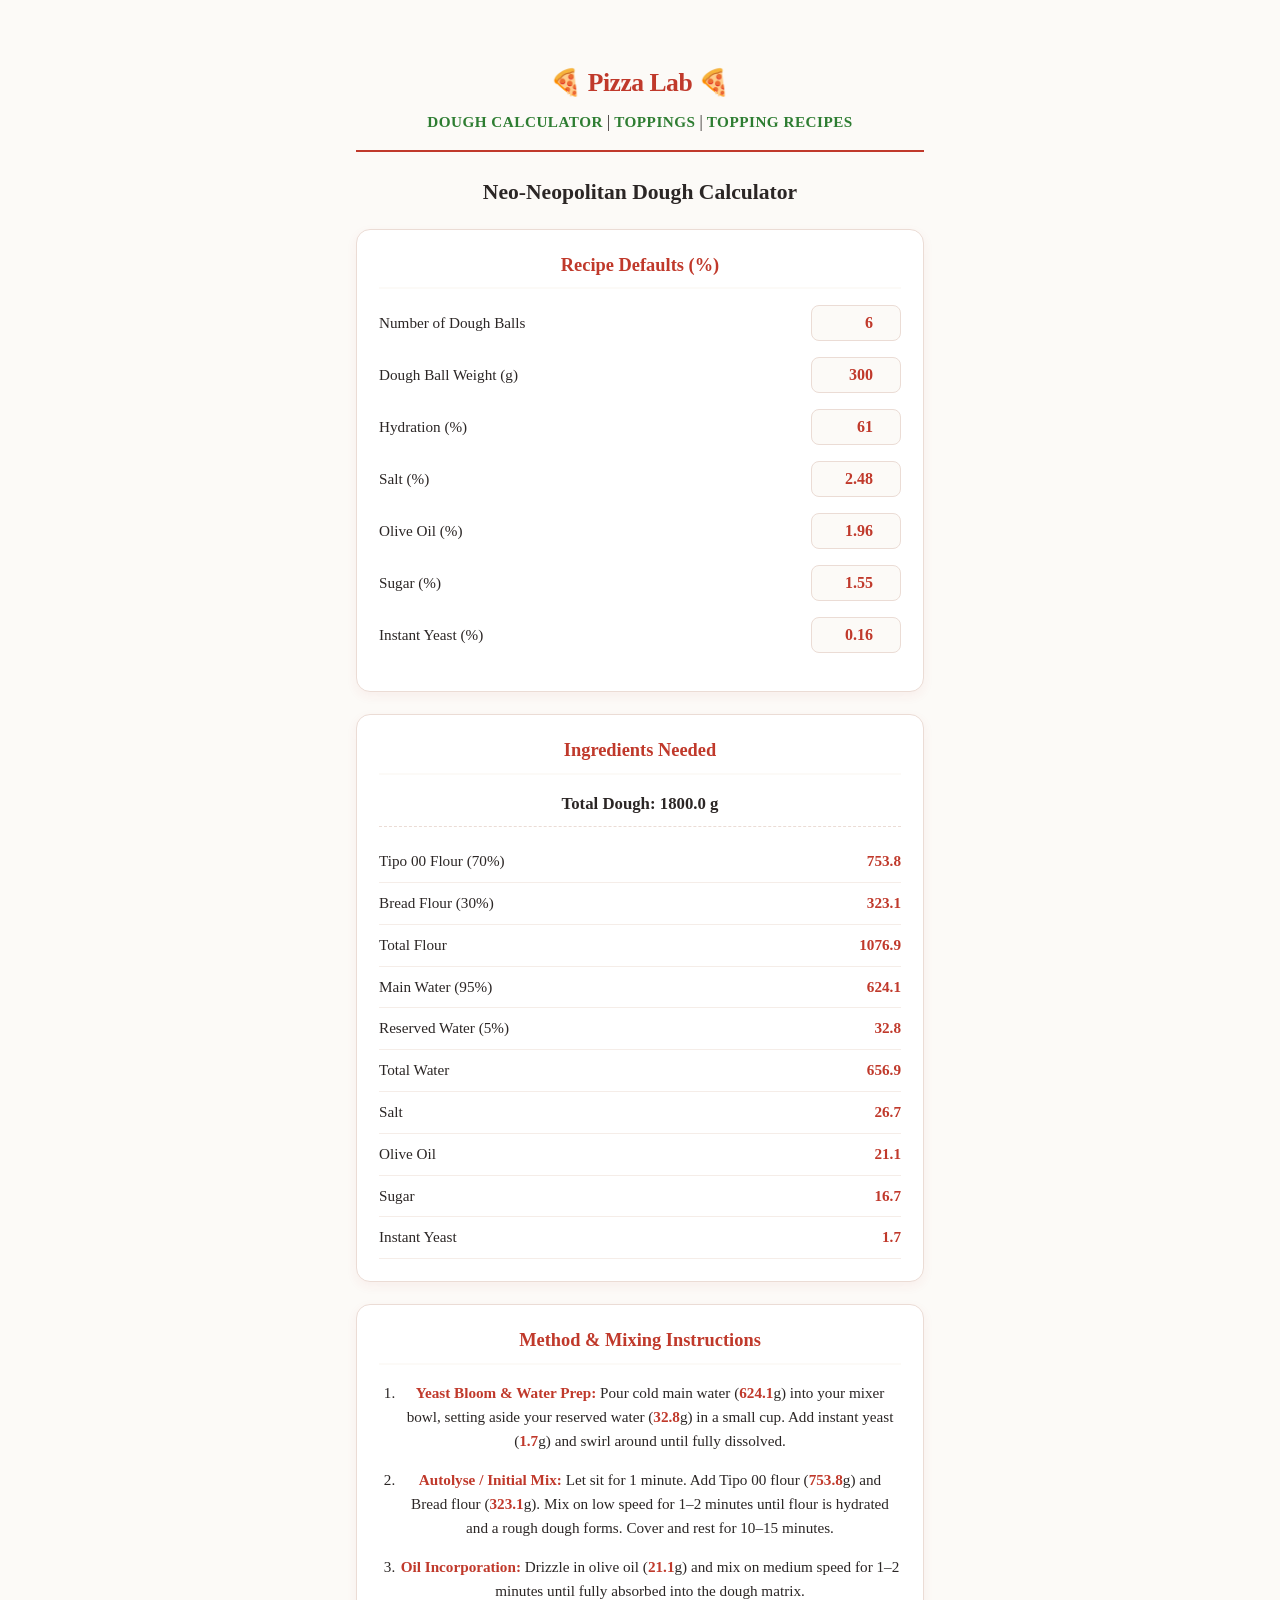
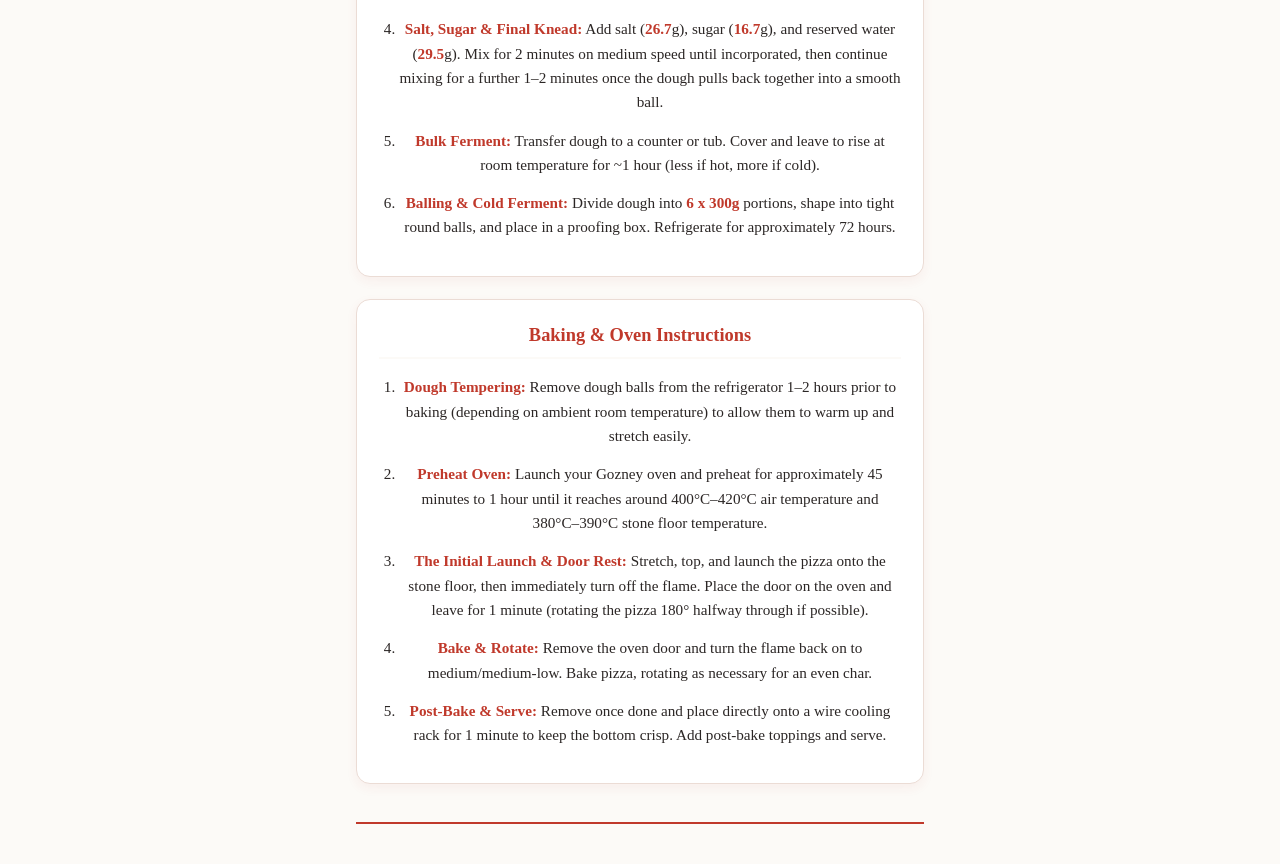
<file: index.html>
<!DOCTYPE html>
<html lang="en">
<head>
  <meta charset="UTF-8">
  <meta name="viewport" content="width=device-width, initial-scale=1.0">
  <title>Neo-Neopolitan Pizza Calculator</title>
  <link rel="stylesheet" href="styles.css">
</head>
<body>

  <!-- Header -->
  <header>
    <header>
    <h1>🍕 Pizza Lab 🍕</h1>
    <nav>
      <a href="index.html">Dough Calculator</a> | 
      <a href="toppings.html">Toppings</a> |
      <a href="recipes.html">Topping Recipes</a>
    </nav>
  </header>

  <main>
    <h2>Neo-Neopolitan Dough Calculator</h2>

    <!-- Inputs Section -->
    <section>
      <h3>Recipe Defaults (%)</h3>
      <label>
        Number of Dough Balls
        <input type="number" id="numBalls" value="6" min="1" max="50">
      </label>
      <label>
        Dough Ball Weight (g)
        <input type="number" id="ballWeight" value="300" step="5" min="50" max="500">
      </label>
      <label>
        Hydration (%)
        <input type="number" id="hydration" value="61" step="0.5" min="50" max="90">
      </label>
      <label>
        Salt (%)
        <input type="number" id="salt" value="2.48" step="0.01" min="0.5" max="5">
      </label>
      <label>
        Olive Oil (%)
        <input type="number" id="oil" value="1.96" step="0.01" min="0" max="5">
      </label>
      <label>
        Sugar (%)
        <input type="number" id="sugar" value="1.55" step="0.01" min="0" max="5">
      </label>
      <label>
        Instant Yeast (%)
        <input type="number" id="yeast" value="0.16" step="0.01" min="0.01" max="2">
      </label>
    </section>

    <!-- Ingredients Needed Section -->
    <section>
      <h3>Ingredients Needed</h3>
      <p class="results-summary">Total Dough: <strong id="totalWeight" style="color: var(--accent-color);">1620</strong> g</p>
      <ul>
        <li><span>Tipo 00 Flour (70%)</span> <strong id="tipo00">678.3 g</strong></li>
        <li><span>Bread Flour (30%)</span> <strong id="breadFlour">290.7 g</strong></li>
        <li><span>Total Flour</span> <strong id="totalFlour">969.0 g</strong></li>
        <li><span>Main Water (95%)</span> <strong id="mainWater">561.5 g</strong></li>
        <li><span>Reserved Water (5%)</span> <strong id="reservedWater">29.5 g</strong></li>
        <li><span>Total Water</span> <strong id="totalWater">591.0 g</strong></li>
        <li><span>Salt</span> <strong id="saltWeight">24.0 g</strong></li>
        <li><span>Olive Oil</span> <strong id="oilWeight">19.0 g</strong></li>
        <li><span>Sugar</span> <strong id="sugarWeight">15.0 g</strong></li>
        <li><span>Instant Yeast</span> <strong id="yeastWeight">1.55 g</strong></li>
      </ul>
    </section>

    <!-- Method Instructions Section -->
    <section>
      <h3>Method & Mixing Instructions</h3>
      <ol>
        <li>
          <strong>Yeast Bloom & Water Prep:</strong> Pour cold main water (<strong id="mMainWater">561.5</strong>g) into your mixer bowl, setting aside your reserved water (<strong id="mReservedWater">29.5</strong>g) in a small cup. Add instant yeast (<strong id="mYeast">1.55</strong>g) and swirl around until fully dissolved.
        </li>
        <li>
          <strong>Autolyse / Initial Mix:</strong> Let sit for 1 minute. Add Tipo 00 flour (<strong id="mTipo00">678.3</strong>g) and Bread flour (<strong id="mBreadFlour">290.7</strong>g). Mix on low speed for 1–2 minutes until flour is hydrated and a rough dough forms. Cover and rest for 10–15 minutes.
        </li>
        <li>
          <strong>Oil Incorporation:</strong> Drizzle in olive oil (<strong id="mOil">19.0</strong>g) and mix on medium speed for 1–2 minutes until fully absorbed into the dough matrix.
        </li>
        <li>
          <strong>Salt, Sugar & Final Knead:</strong> Add salt (<strong id="mSalt">24.0</strong>g), sugar (<strong id="mSugar">15.0</strong>g), and reserved water (<strong id="mReservedWater">29.5</strong>g). Mix for 2 minutes on medium speed until incorporated, then continue mixing for a further 1–2 minutes once the dough pulls back together into a smooth ball.
        </li>
        <li>
          <strong>Bulk Ferment:</strong> Transfer dough to a counter or tub. Cover and leave to rise at room temperature for ~1 hour (less if hot, more if cold).
        </li>
        <li>
          <strong>Balling & Cold Ferment:</strong> Divide dough into <strong><span id="mNumBalls">6</span> x <span id="mBallWeight">270</span>g</strong> portions, shape into tight round balls, and place in a proofing box. Refrigerate for approximately 72 hours.
        </li>
      </ol>
    </section>

    <!-- Baking Instructions Section -->
    <section>
      <h3>Baking & Oven Instructions</h3>
      <ol>
        <li>
          <strong>Dough Tempering:</strong> Remove dough balls from the refrigerator 1–2 hours prior to baking (depending on ambient room temperature) to allow them to warm up and stretch easily.
        </li>
        <li>
          <strong>Preheat Oven:</strong> Launch your Gozney oven and preheat for approximately 45 minutes to 1 hour until it reaches around 400°C–420°C air temperature and 380°C–390°C stone floor temperature.
        </li>
        <li>
          <strong>The Initial Launch & Door Rest:</strong> Stretch, top, and launch the pizza onto the stone floor, then immediately turn off the flame. Place the door on the oven and leave for 1 minute (rotating the pizza 180° halfway through if possible).
        </li>
        <li>
          <strong>Bake & Rotate:</strong> Remove the oven door and turn the flame back on to medium/medium-low. Bake pizza, rotating as necessary for an even char.
        </li>
        <li>
          <strong>Post-Bake & Serve:</strong> Remove once done and place directly onto a wire cooling rack for 1 minute to keep the bottom crisp. Add post-bake toppings and serve.
        </li>
      </ol>
    </section>

  </main>

  <script src="script.js"></script>
</body>
</html>
</file>
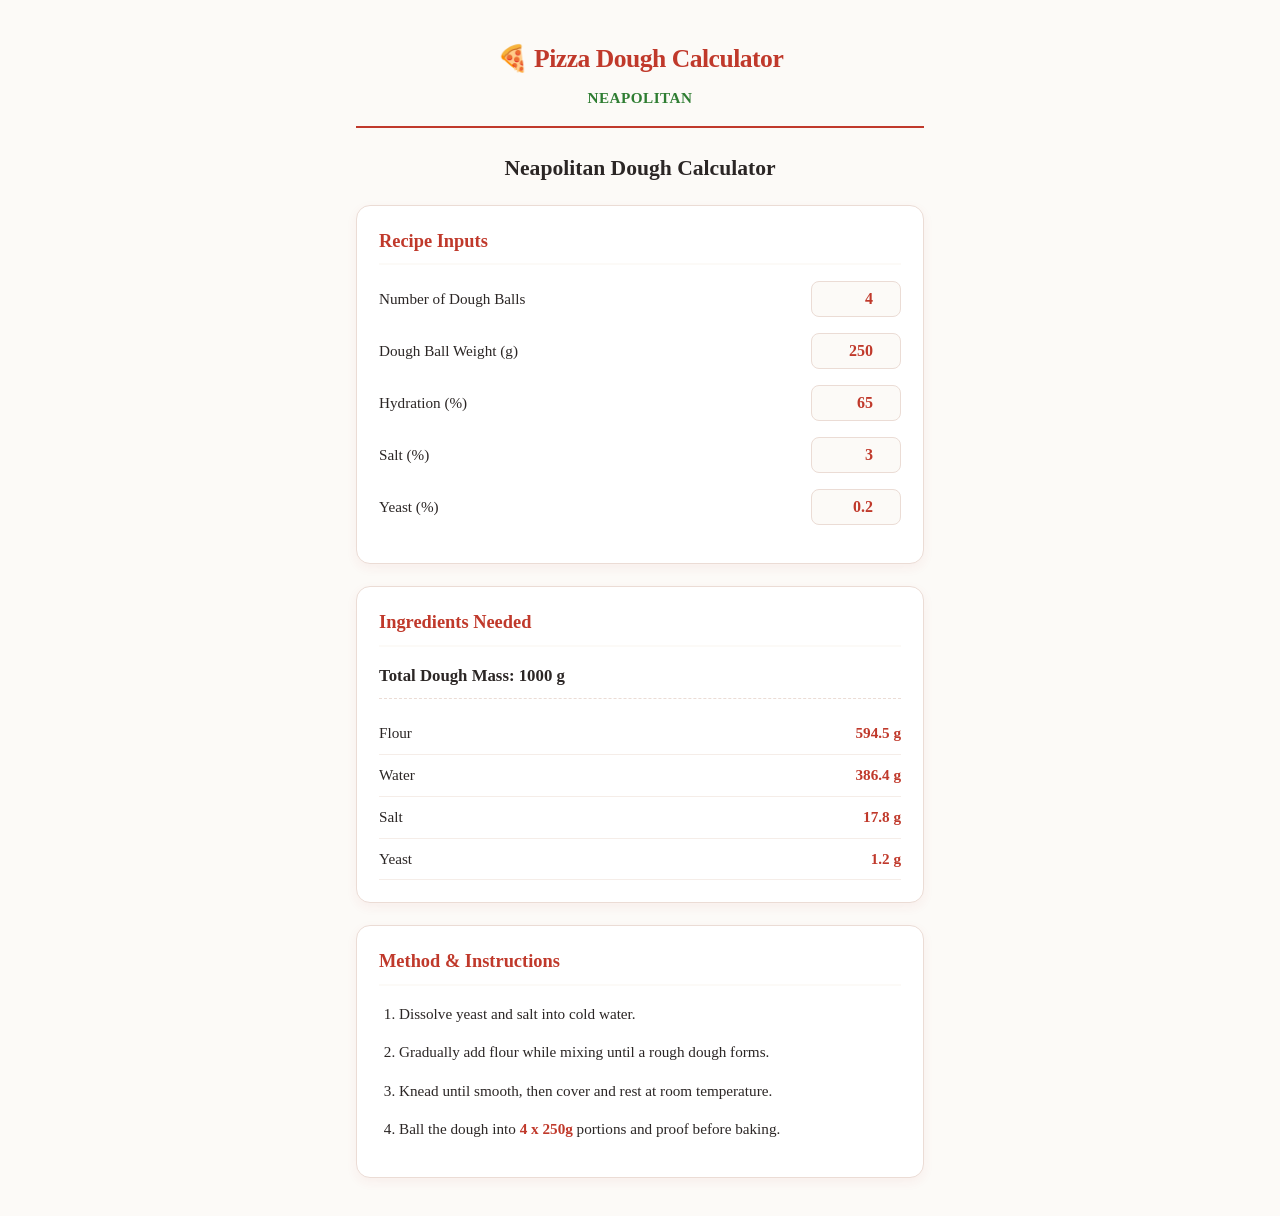
<file: neapolitan.html>
<!DOCTYPE html>
<html lang="en">
<head>
  <meta charset="UTF-8">
  <meta name="viewport" content="width=device-width, initial-scale=1.0">
  <title>Neapolitan Pizza Calculator</title>
  <link rel="stylesheet" href="styles.css">
</head>
<body>

  <!-- Top Navigation Header -->
  <header>
    <h1>🍕 Pizza Dough Calculator</h1>
    <nav>
      <a href="neapolitan.html">Neapolitan</a>
    </nav>
  </header>

  <main>
    <h2>Neapolitan Dough Calculator</h2>

    <!-- Inputs Section -->
    <section>
      <h3>Recipe Inputs</h3>
      <label>
        Number of Dough Balls
        <input type="number" id="numBalls" value="4" min="1" max="50">
      </label>
      <label>
        Dough Ball Weight (g)
        <input type="number" id="ballWeight" value="250" step="5" min="50" max="500">
      </label>
      <label>
        Hydration (%)
        <input type="number" id="hydration" value="65" step="0.5" min="50" max="90">
      </label>
      <label>
        Salt (%)
        <input type="number" id="salt" value="3" step="0.1" min="1" max="5">
      </label>
      <label>
        Yeast (%)
        <input type="number" id="yeast" value="0.2" step="0.01" min="0.01" max="2">
      </label>
    </section>

    <!-- Calculated Results Section -->
    <section>
      <h3>Ingredients Needed</h3>
      <p class="results-summary">Total Dough Mass: <strong id="totalWeight" style="color: var(--accent-color);">1000</strong> g</p>
      <ul>
        <li><span>Flour</span> <strong id="flourWeight">594.5 g</strong></li>
        <li><span>Water</span> <strong id="waterWeight">386.4 g</strong></li>
        <li><span>Salt</span> <strong id="saltWeight">17.8 g</strong></li>
        <li><span>Yeast</span> <strong id="yeastWeight">1.2 g</strong></li>
      </ul>
    </section>

    <!-- Method Instructions Section -->
    <section>
      <h3>Method & Instructions</h3>
      <ol>
        <li>Dissolve yeast and salt into cold water.</li>
        <li>Gradually add flour while mixing until a rough dough forms.</li>
        <li>Knead until smooth, then cover and rest at room temperature.</li>
        <li>Ball the dough into <strong><span id="methodNumBalls">4</span> x <span id="methodBallWeight">250</span>g</strong> portions and proof before baking.</li>
      </ol>
    </section>
  </main>

  <script src="script.js"></script>
</body>
</html>
</file>
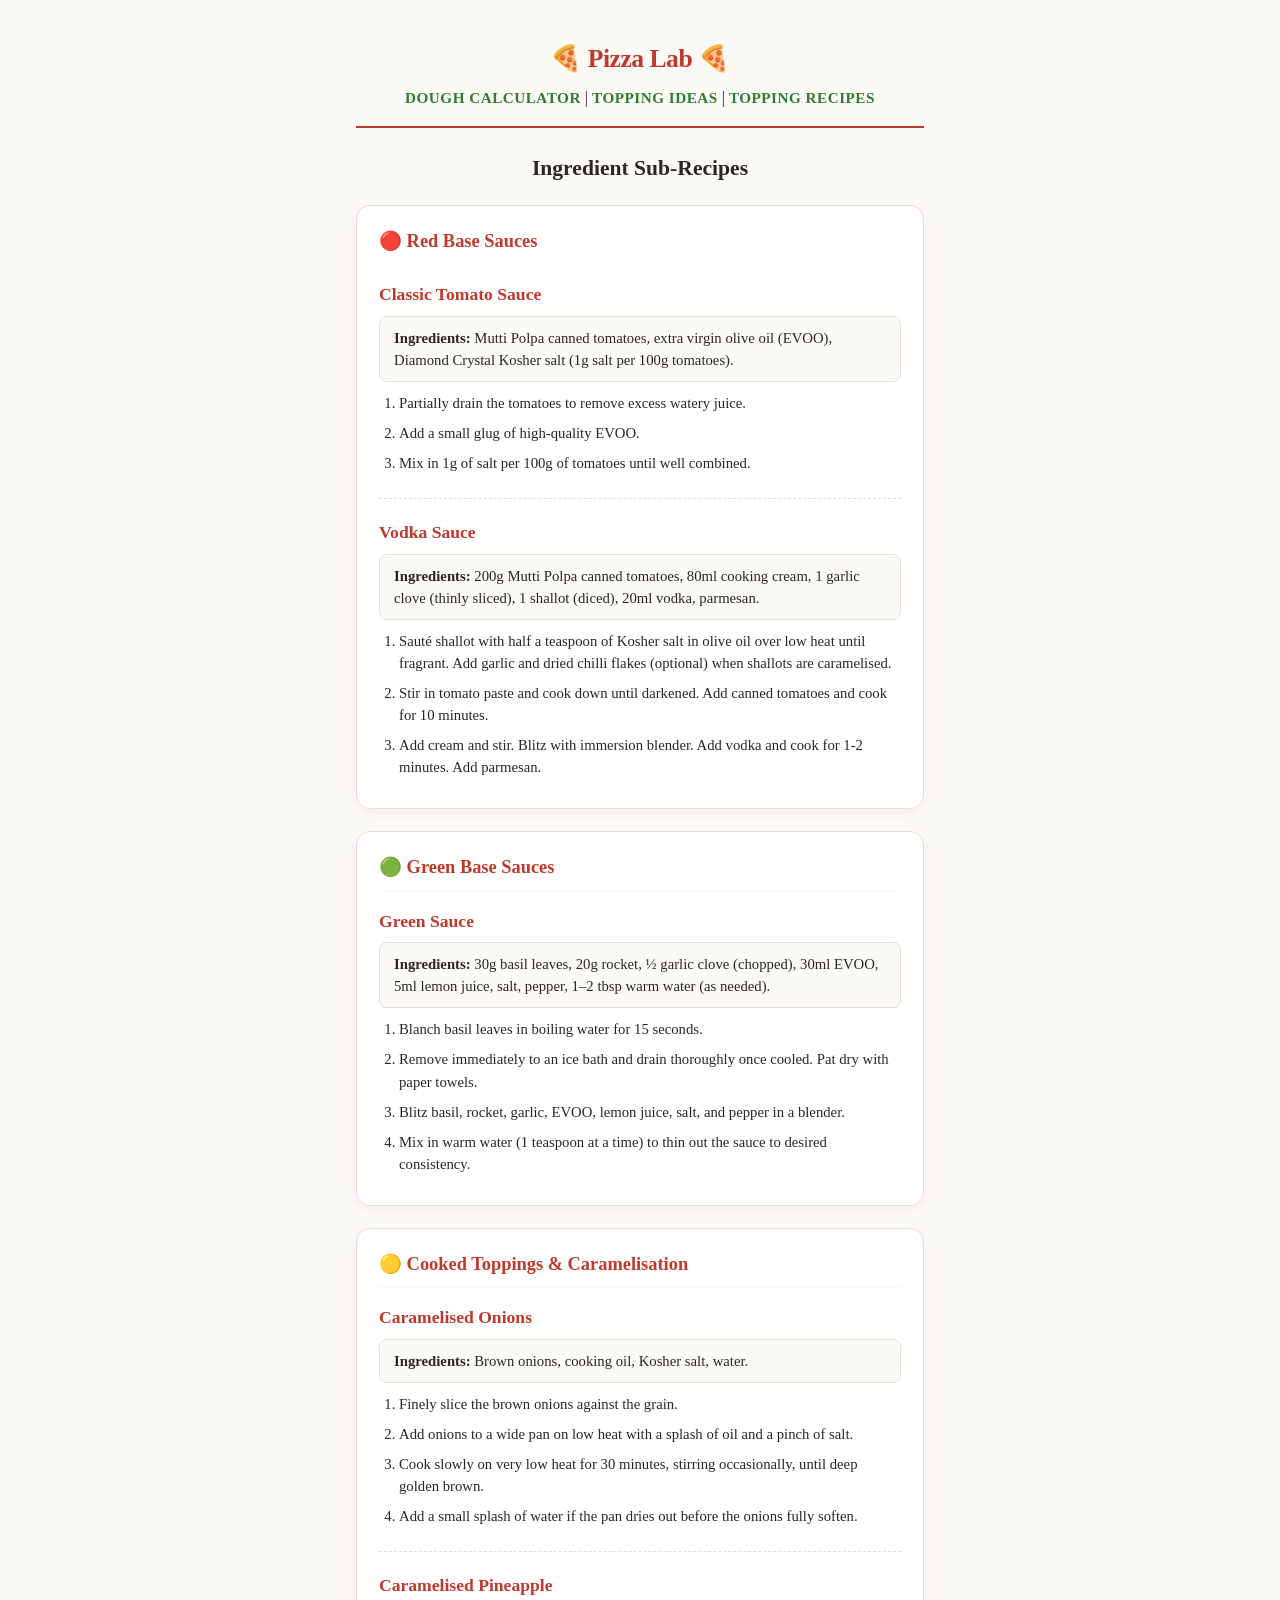
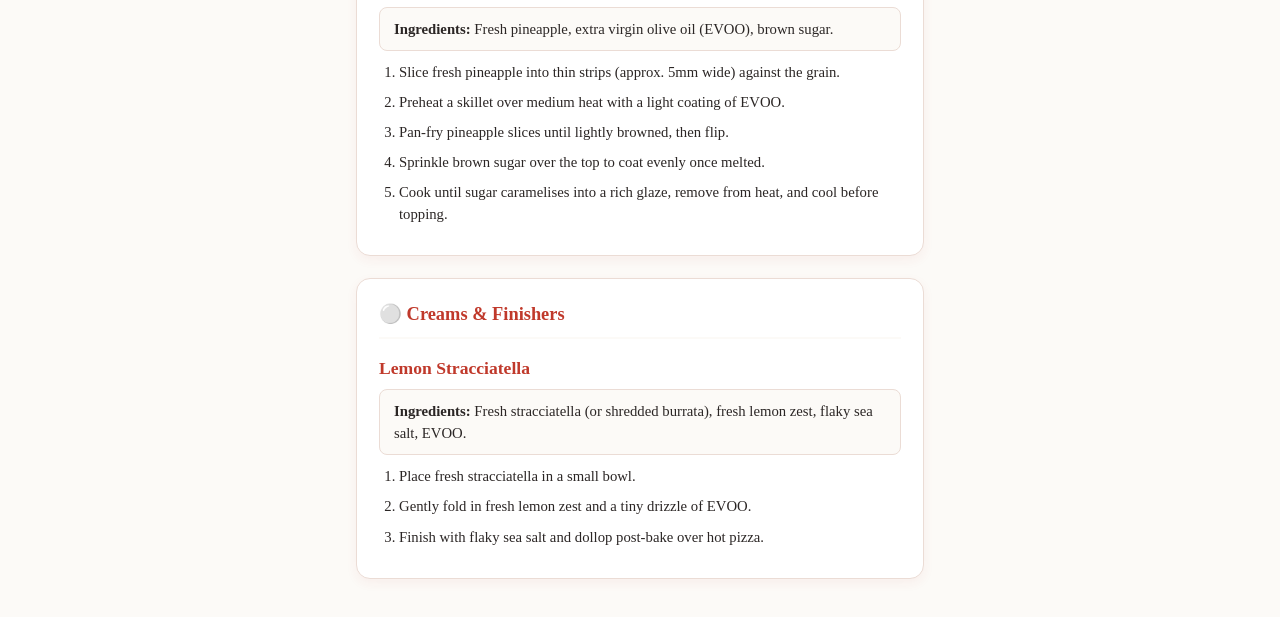
<file: recipes.html>
<!DOCTYPE html>
<html lang="en">
<head>
  <meta charset="UTF-8">
  <meta name="viewport" content="width=device-width, initial-scale=1.0">
  <title>Sub-Recipes - Pizza Lab</title>
  <link rel="stylesheet" href="styles.css">
  <style>
    .recipe-card {
      margin-bottom: 20px;
      padding-bottom: 16px;
      border-bottom: 1px dashed var(--border-color);
    }
    .recipe-card:last-child {
      border-bottom: none;
      margin-bottom: 0;
      padding-bottom: 0;
    }
    .recipe-title {
      font-size: 1.1rem;
      font-weight: 700;
      color: var(--accent-red);
      margin-bottom: 8px;
    }
    .recipe-ingredients {
      font-size: 0.92rem;
      margin-bottom: 10px;
      background: var(--bg-color);
      padding: 10px 14px;
      border-radius: 8px;
      border: 1px solid var(--border-color);
    }
    .recipe-ingredients strong {
      color: var(--text-main);
    }
    ol {
      padding-left: 20px;
    }
    ol li {
      margin-bottom: 8px;
      font-size: 0.92rem;
      color: var(--text-main);
      line-height: 1.5;
    }
  </style>
</head>
<body>

  <!-- Top Navigation Header -->
  <header>
    <h1>🍕 Pizza Lab 🍕 </h1>
    <nav>
      <a href="index.html">Dough Calculator</a> | 
      <a href="toppings.html">Topping Ideas</a> |
      <a href="recipes.html">Topping Recipes</a>
    </nav>
  </header>

  <main>
    <h2>Ingredient Sub-Recipes</h2>

    <!-- Red Sauces -->
    <section>
      <h3>🔴 Red Base Sauces</h3>

      <div class="recipe-card">
        <div class="recipe-title">Classic Tomato Sauce</div>
        <div class="recipe-ingredients">
          <strong>Ingredients:</strong> Mutti Polpa canned tomatoes, extra virgin olive oil (EVOO), Diamond Crystal Kosher salt (1g salt per 100g tomatoes).
        </div>
        <ol>
          <li>Partially drain the tomatoes to remove excess watery juice.</li>
          <li>Add a small glug of high-quality EVOO.</li>
          <li>Mix in 1g of salt per 100g of tomatoes until well combined.</li>
        </ol>
      </div>

      <div class="recipe-card">
        <div class="recipe-title">Vodka Sauce</div>
        <div class="recipe-ingredients">
          <strong>Ingredients:</strong> 200g Mutti Polpa canned tomatoes, 80ml cooking cream, 1 garlic clove (thinly sliced), 1 shallot (diced), 20ml vodka, parmesan.
        </div>
        <ol>
          <li>Sauté shallot with half a teaspoon of Kosher salt in olive oil over low heat until fragrant. Add garlic and dried chilli flakes (optional) when shallots are caramelised.</li>
          <li>Stir in tomato paste and cook down until darkened. Add canned tomatoes and cook for 10 minutes.</li>
          <li>Add cream and stir. Blitz with immersion blender. Add vodka and cook for 1-2 minutes. Add parmesan.</li>
        </ol>
      </div>
    </section>

    <!-- Green Sauces -->
    <section>
      <h3>🟢 Green Base Sauces</h3>

      <div class="recipe-card">
        <div class="recipe-title">Green Sauce</div>
        <div class="recipe-ingredients">
          <strong>Ingredients:</strong> 30g basil leaves, 20g rocket, ½ garlic clove (chopped), 30ml EVOO, 5ml lemon juice, salt, pepper, 1–2 tbsp warm water (as needed).
        </div>
        <ol>
          <li>Blanch basil leaves in boiling water for 15 seconds.</li>
          <li>Remove immediately to an ice bath and drain thoroughly once cooled. Pat dry with paper towels.</li>
          <li>Blitz basil, rocket, garlic, EVOO, lemon juice, salt, and pepper in a blender.</li>
          <li>Mix in warm water (1 teaspoon at a time) to thin out the sauce to desired consistency.</li>
        </ol>
      </div>
    </section>

    <!-- Cooked Toppings -->
    <section>
      <h3>🟡 Cooked Toppings & Caramelisation</h3>

      <div class="recipe-card">
        <div class="recipe-title">Caramelised Onions</div>
        <div class="recipe-ingredients">
          <strong>Ingredients:</strong> Brown onions, cooking oil, Kosher salt, water.
        </div>
        <ol>
          <li>Finely slice the brown onions against the grain.</li>
          <li>Add onions to a wide pan on low heat with a splash of oil and a pinch of salt.</li>
          <li>Cook slowly on very low heat for 30 minutes, stirring occasionally, until deep golden brown.</li>
          <li>Add a small splash of water if the pan dries out before the onions fully soften.</li>
        </ol>
      </div>

      <div class="recipe-card">
        <div class="recipe-title">Caramelised Pineapple</div>
        <div class="recipe-ingredients">
          <strong>Ingredients:</strong> Fresh pineapple, extra virgin olive oil (EVOO), brown sugar.
        </div>
        <ol>
          <li>Slice fresh pineapple into thin strips (approx. 5mm wide) against the grain.</li>
          <li>Preheat a skillet over medium heat with a light coating of EVOO.</li>
          <li>Pan-fry pineapple slices until lightly browned, then flip.</li>
          <li>Sprinkle brown sugar over the top to coat evenly once melted.</li>
          <li>Cook until sugar caramelises into a rich glaze, remove from heat, and cool before topping.</li>
        </ol>
      </div>
    </section>

    <!-- Creams & Finishers -->
    <section>
      <h3>⚪ Creams & Finishers</h3>

      <div class="recipe-card">
        <div class="recipe-title">Lemon Stracciatella</div>
        <div class="recipe-ingredients">
          <strong>Ingredients:</strong> Fresh stracciatella (or shredded burrata), fresh lemon zest, flaky sea salt, EVOO.
        </div>
        <ol>
          <li>Place fresh stracciatella in a small bowl.</li>
          <li>Gently fold in fresh lemon zest and a tiny drizzle of EVOO.</li>
          <li>Finish with flaky sea salt and dollop post-bake over hot pizza.</li>
        </ol>
      </div>
    </section>

  </main>

</body>
</html>
</file>
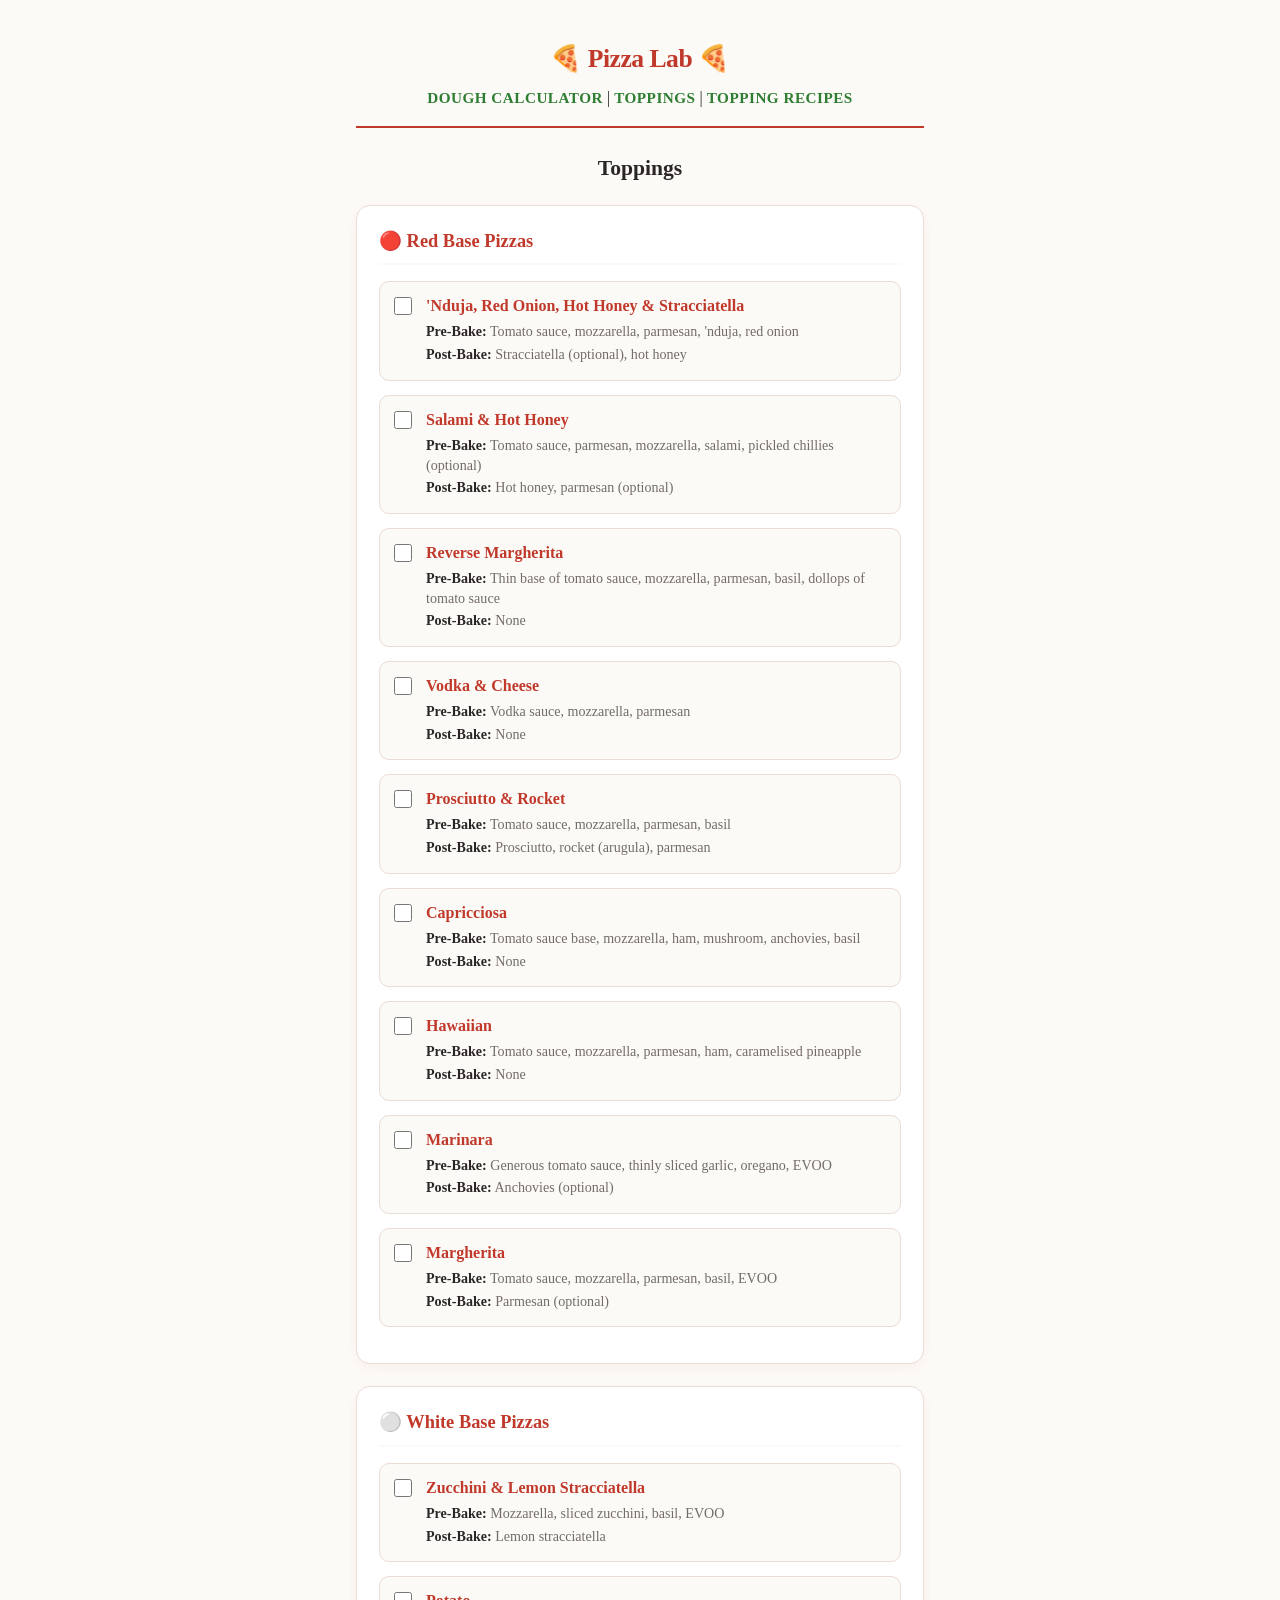
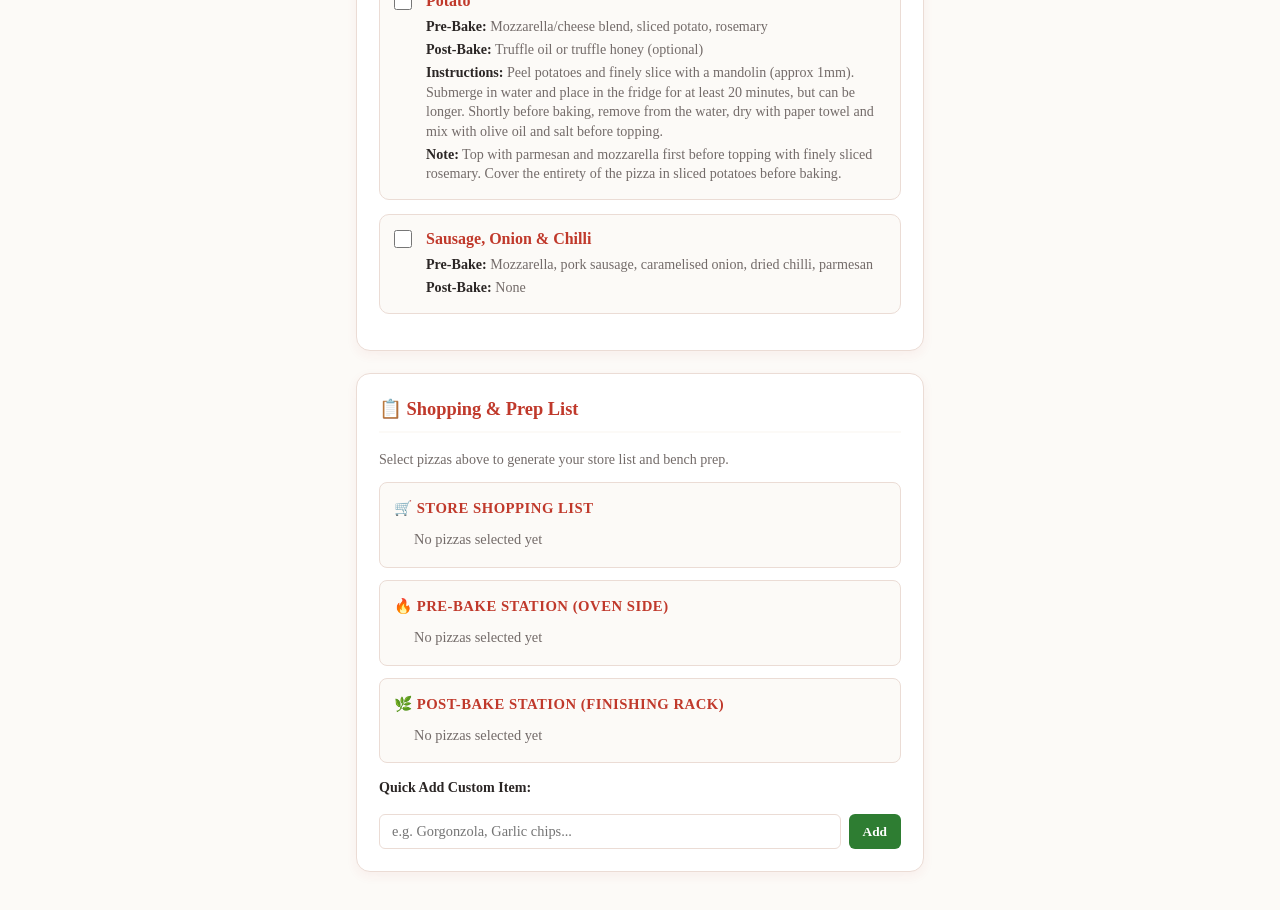
<file: toppings.html>
<!DOCTYPE html>
<html lang="en">
<head>
  <meta charset="UTF-8">
  <meta name="viewport" content="width=device-width, initial-scale=1.0">
  <title>Topping Ideas & Session Builder - Pizza Lab</title>
  <link rel="stylesheet" href="styles.css">
  <style>
    .topping-card {
      margin-bottom: 14px;
      padding: 12px 14px;
      border: 1px solid var(--border-color);
      border-radius: 10px;
      background-color: var(--bg-color);
      display: flex;
      gap: 14px;
      align-items: flex-start;
    }
    .topping-select {
      margin-top: 3px;
      width: 18px;
      height: 18px;
      accent-color: var(--accent-red);
      cursor: pointer;
    }
    .topping-info {
      flex: 1;
    }
    .topping-title {
      font-size: 1rem;
      font-weight: 700;
      color: var(--accent-red);
      margin-bottom: 4px;
    }
    .topping-group {
      font-size: 0.88rem;
      margin-bottom: 3px;
      line-height: 1.4;
    }
    .topping-group strong {
      color: var(--text-main);
    }
    .topping-group span {
      color: var(--text-muted);
    }
    
    /* Session Output Boxes */
    .prep-box {
      background-color: var(--bg-color);
      border: 1px solid var(--border-color);
      border-radius: 8px;
      padding: 14px;
      margin-top: 12px;
    }
    .prep-box h4 {
      color: var(--accent-red);
      font-size: 0.92rem;
      margin-bottom: 8px;
      text-transform: uppercase;
      letter-spacing: 0.5px;
    }
    .prep-box ul {
      list-style: disc;
      padding-left: 20px;
    }
    .prep-box ul li {
      display: list-item;
      border-bottom: none;
      padding: 2px 0;
      font-size: 0.9rem;
      color: var(--text-main);
    }

    .quick-add-group {
      display: flex;
      gap: 8px;
      margin-top: 8px;
    }
    .quick-add-group input[type="text"] {
      flex: 1;
      padding: 8px 12px;
      border: 1px solid var(--border-color);
      border-radius: 6px;
      font-size: 0.9rem;
      background: #fff;
    }
    .quick-add-group button {
      background-color: var(--accent-green);
      color: white;
      border: none;
      padding: 8px 14px;
      border-radius: 6px;
      font-weight: 700;
      cursor: pointer;
    }
  </style>
</head>
<body>

  <!-- Top Navigation Header -->
  <header>
    <h1>🍕 Pizza Lab 🍕</h1>
    <nav>
      <a href="index.html">Dough Calculator</a> | 
      <a href="toppings.html">Toppings</a> |
      <a href="recipes.html">Topping Recipes</a>
    </nav>
  </header>

  <main>
    <h2>Toppings</h2>

    <!-- Red Base Section -->
    <section>
      <h3>🔴 Red Base Pizzas</h3>

      <div class="topping-card">
        <input type="checkbox" class="topping-select" onchange="generatePrepList()"
               data-raw="Mutti canned tomatoes, Mozzarella, Parmesan, 'Nduja, Red onion, Stracciatella, Hot honey"
               data-pre="Tomato sauce, Mozzarella, Parmesan, 'Nduja, Red onion"
               data-post="Stracciatella (optional), Hot honey">
        <div class="topping-info">
          <div class="topping-title">'Nduja, Red Onion, Hot Honey & Stracciatella</div>
          <div class="topping-group"><strong>Pre-Bake:</strong> <span>Tomato sauce, mozzarella, parmesan, 'nduja, red onion</span></div>
          <div class="topping-group"><strong>Post-Bake:</strong> <span>Stracciatella (optional), hot honey</span></div>
        </div>
      </div>

      <div class="topping-card">
        <input type="checkbox" class="topping-select" onchange="generatePrepList()"
               data-raw="Mutti canned tomatoes, Parmesan, Mozzarella, Salami, Pickled chillies, Hot honey"
               data-pre="Tomato sauce, Parmesan, Mozzarella, Salami, Pickled chillies (optional)"
               data-post="Hot honey, Parmesan (optional)">
        <div class="topping-info">
          <div class="topping-title">Salami & Hot Honey</div>
          <div class="topping-group"><strong>Pre-Bake:</strong> <span>Tomato sauce, parmesan, mozzarella, salami, pickled chillies (optional)</span></div>
          <div class="topping-group"><strong>Post-Bake:</strong> <span>Hot honey, parmesan (optional)</span></div>
        </div>
      </div>

      <div class="topping-card">
        <input type="checkbox" class="topping-select" onchange="generatePrepList()"
               data-raw="Mutti canned tomatoes, Mozzarella, Parmesan, Fresh basil"
               data-pre="Thin base of tomato sauce, Mozzarella, Parmesan, Basil, Dollops of tomato sauce"
               data-post="None">
        <div class="topping-info">
          <div class="topping-title">Reverse Margherita</div>
          <div class="topping-group"><strong>Pre-Bake:</strong> <span>Thin base of tomato sauce, mozzarella, parmesan, basil, dollops of tomato sauce</span></div>
          <div class="topping-group"><strong>Post-Bake:</strong> <span>None</span></div>
        </div>
      </div>

      <div class="topping-card">
        <input type="checkbox" class="topping-select" onchange="generatePrepList()"
               data-raw="Vodka sauce ingredients, Mozzarella, Parmesan"
               data-pre="Vodka sauce, Mozzarella, Parmesan"
               data-post="None">
        <div class="topping-info">
          <div class="topping-title">Vodka & Cheese</div>
          <div class="topping-group"><strong>Pre-Bake:</strong> <span>Vodka sauce, mozzarella, parmesan</span></div>
          <div class="topping-group"><strong>Post-Bake:</strong> <span>None</span></div>
        </div>
      </div>

      <div class="topping-card">
        <input type="checkbox" class="topping-select" onchange="generatePrepList()"
               data-raw="Mutti canned tomatoes, Mozzarella, Parmesan, Fresh basil, Prosciutto, Rocket"
               data-pre="Tomato sauce, Mozzarella, Parmesan, Basil"
               data-post="Prosciutto, Rocket (arugula), Parmesan">
        <div class="topping-info">
          <div class="topping-title">Prosciutto & Rocket</div>
          <div class="topping-group"><strong>Pre-Bake:</strong> <span>Tomato sauce, mozzarella, parmesan, basil</span></div>
          <div class="topping-group"><strong>Post-Bake:</strong> <span>Prosciutto, rocket (arugula), parmesan</span></div>
        </div>
      </div>

      <div class="topping-card">
        <input type="checkbox" class="topping-select" onchange="generatePrepList()"
               data-raw="Mutti canned tomatoes, Mozzarella, Ham, Mushrooms, Anchovies, Fresh basil"
               data-pre="Tomato sauce base, Mozzarella, Ham, Mushroom, Anchovies, Basil"
               data-post="None">
        <div class="topping-info">
          <div class="topping-title">Capricciosa</div>
          <div class="topping-group"><strong>Pre-Bake:</strong> <span>Tomato sauce base, mozzarella, ham, mushroom, anchovies, basil</span></div>
          <div class="topping-group"><strong>Post-Bake:</strong> <span>None</span></div>
        </div>
      </div>

      <div class="topping-card">
        <input type="checkbox" class="topping-select" onchange="generatePrepList()"
               data-raw="Mutti canned tomatoes, Mozzarella, Parmesan, Ham, Fresh pineapple"
               data-pre="Tomato sauce, Mozzarella, Parmesan, Ham, Caramelised pineapple"
               data-post="None">
        <div class="topping-info">
          <div class="topping-title">Hawaiian</div>
          <div class="topping-group"><strong>Pre-Bake:</strong> <span>Tomato sauce, mozzarella, parmesan, ham, caramelised pineapple</span></div>
          <div class="topping-group"><strong>Post-Bake:</strong> <span>None</span></div>
        </div>
      </div>

      <div class="topping-card">
        <input type="checkbox" class="topping-select" onchange="generatePrepList()"
               data-raw="Mutti canned tomatoes, Fresh garlic, Dried oregano, Anchovies"
               data-pre="Generous tomato sauce, Thinly sliced garlic, Oregano"
               data-post="Anchovies (optional)">
        <div class="topping-info">
          <div class="topping-title">Marinara</div>
          <div class="topping-group"><strong>Pre-Bake:</strong> <span>Generous tomato sauce, thinly sliced garlic, oregano, EVOO</span></div>
          <div class="topping-group"><strong>Post-Bake:</strong> <span>Anchovies (optional)</span></div>
        </div>
      </div>

      <div class="topping-card">
        <input type="checkbox" class="topping-select" onchange="generatePrepList()"
               data-raw="Mutti canned tomatoes, Mozzarella, Parmesan, Fresh basil"
               data-pre="Tomato sauce, Mozzarella, Parmesan, Basil"
               data-post="Parmesan (optional)">
        <div class="topping-info">
          <div class="topping-title">Margherita</div>
          <div class="topping-group"><strong>Pre-Bake:</strong> <span>Tomato sauce, mozzarella, parmesan, basil, EVOO</span></div>
          <div class="topping-group"><strong>Post-Bake:</strong> <span>Parmesan (optional)</span></div>
        </div>
      </div>
    </section>

    <!-- White Base Section -->
    <section>
      <h3>⚪ White Base Pizzas</h3>

      <div class="topping-card">
        <input type="checkbox" class="topping-select" onchange="generatePrepList()"
               data-raw="Mozzarella, Zucchini, Fresh basil, Stracciatella, Lemon"
               data-pre="Mozzarella, Sliced zucchini, Basil"
               data-post="Lemon stracciatella">
        <div class="topping-info">
          <div class="topping-title">Zucchini & Lemon Stracciatella</div>
          <div class="topping-group"><strong>Pre-Bake:</strong> <span>Mozzarella, sliced zucchini, basil, EVOO</span></div>
          <div class="topping-group"><strong>Post-Bake:</strong> <span>Lemon stracciatella</span></div>
        </div>
      </div>

      <div class="topping-card">
        <input type="checkbox" class="topping-select" onchange="generatePrepList()"
               data-raw="Mozzarella, Desiree Potatoes, Fresh rosemary, Truffle oil, Truffle honey"
               data-pre="Mozzarella/cheese blend, Sliced potato, Rosemary"
               data-post="Truffle oil or truffle honey">
        <div class="topping-info">
          <div class="topping-title">Potato</div>
          <div class="topping-group"><strong>Pre-Bake:</strong> <span>Mozzarella/cheese blend, sliced potato, rosemary</span></div>
          <div class="topping-group"><strong>Post-Bake:</strong> <span>Truffle oil or truffle honey (optional)</span></div>
          <div class="topping-group"><strong>Instructions:</strong> <span>Peel potatoes and finely slice with a mandolin (approx 1mm). Submerge in water and place in the fridge for at least 20 minutes, but can be longer. Shortly before baking, remove from the water, dry with paper towel and mix with olive oil and salt before topping.</span></div>
          <div class="topping-group"><strong>Note:</strong> <span>Top with parmesan and mozzarella first before topping with finely sliced rosemary. Cover the entirety of the pizza in sliced potatoes before baking.</span></div>
        </div>
      </div>

      <div class="topping-card">
        <input type="checkbox" class="topping-select" onchange="generatePrepList()"
               data-raw="Mozzarella, Italian Pork sausage, Brown onions, Dried chilli, Parmesan"
               data-pre="Mozzarella, Pork sausage, Caramelised onion, Dried chilli, Parmesan"
               data-post="None">
        <div class="topping-info">
          <div class="topping-title">Sausage, Onion & Chilli</div>
          <div class="topping-group"><strong>Pre-Bake:</strong> <span>Mozzarella, pork sausage, caramelised onion, dried chilli, parmesan</span></div>
          <div class="topping-group"><strong>Post-Bake:</strong> <span>None</span></div>
        </div>
      </div>
    </section>

    <!-- Generated Session List -->
    <section id="session-summary">
      <h3>📋 Shopping & Prep List</h3>
      <p style="font-size: 0.88rem; color: var(--text-muted);">Select pizzas above to generate your store list and bench prep.</p>
      
      <div class="prep-box">
        <h4>🛒 Store Shopping List</h4>
        <ul id="shop-list">
          <li style="color: var(--text-muted); list-style: none;">No pizzas selected yet</li>
        </ul>
      </div>

      <div class="prep-box">
        <h4>🔥 Pre-Bake Station (Oven Side)</h4>
        <ul id="pre-list">
          <li style="color: var(--text-muted); list-style: none;">No pizzas selected yet</li>
        </ul>
      </div>

      <div class="prep-box">
        <h4>🌿 Post-Bake Station (Finishing Rack)</h4>
        <ul id="post-list">
          <li style="color: var(--text-muted); list-style: none;">No pizzas selected yet</li>
        </ul>
      </div>

      <div style="margin-top: 14px;">
        <label style="font-weight: 700; font-size: 0.88rem;">Quick Add Custom Item:</label>
        <div class="quick-add-group">
          <input type="text" id="customItemInput" placeholder="e.g. Gorgonzola, Garlic chips...">
          <button onclick="addCustomItem()">Add</button>
        </div>
      </div>
    </section>

  </main>

  <script>
    const pantryStaples = [
      'evoo', 'extra virgin olive oil', 'cooking oil', 'oil', 
      'salt', 'sugar', 'brown sugar', 'water', 'black pepper', 'none'
    ];

    let customItems = [];

    function generatePrepList() {
      const checkboxes = document.querySelectorAll('.topping-select:checked');
      const shopList = document.getElementById('shop-list');
      const preList = document.getElementById('pre-list');
      const postList = document.getElementById('post-list');

      if (checkboxes.length === 0 && customItems.length === 0) {
        shopList.innerHTML = '<li style="color: var(--text-muted); list-style: none;">No pizzas selected yet</li>';
        preList.innerHTML = '<li style="color: var(--text-muted); list-style: none;">No pizzas selected yet</li>';
        postList.innerHTML = '<li style="color: var(--text-muted); list-style: none;">No pizzas selected yet</li>';
        return;
      }

      const shopSet = new Set();
      const preSet = new Set();
      const postSet = new Set();

      checkboxes.forEach(cb => {
        const rawItems = cb.getAttribute('data-raw').split(', ');
        const preItems = cb.getAttribute('data-pre').split(', ');
        const postItems = cb.getAttribute('data-post').split(', ');

        rawItems.forEach(item => {
          if (!pantryStaples.includes(item.toLowerCase().trim())) {
            shopSet.add(item.trim());
          }
        });

        preItems.forEach(item => {
          if (item.toLowerCase().trim() !== 'none') preSet.add(item.trim());
        });

        postItems.forEach(item => {
          if (item.toLowerCase().trim() !== 'none') postSet.add(item.trim());
        });
      });

      customItems.forEach(item => shopSet.add(item));

      shopList.innerHTML = shopSet.size > 0 
        ? Array.from(shopSet).map(item => `<li>${item}</li>`).join('')
        : '<li style="color: var(--text-muted); list-style: none;">No items needed</li>';

      preList.innerHTML = preSet.size > 0 
        ? Array.from(preSet).map(item => `<li>${item}</li>`).join('')
        : '<li style="color: var(--text-muted); list-style: none;">No pre-bake items</li>';

      postList.innerHTML = postSet.size > 0 
        ? Array.from(postSet).map(item => `<li>${item}</li>`).join('')
        : '<li style="color: var(--text-muted); list-style: none;">No post-bake items</li>';
    }

    function addCustomItem() {
      const input = document.getElementById('customItemInput');
      const val = input.value.trim();
      if (val !== '') {
        customItems.push(val);
        input.value = '';
        generatePrepList();
      }
    }
  </script>

</body>
</html>
</file>
<file: styles.css>
/* Base theme & color palette: Warm parchment white & classic tomato red */
:root {
  --bg-color: #fcfaf7;          /* Soft off-white parchment background */
  --card-bg: #ffffff;          /* Crisp white cards */
  --accent-red: #c0392b;        /* Rich Italian tomato red */
  --accent-green: #2e7d32;      /* Deep olive green accent */
  --text-main: #2b2625;        /* Soft warm charcoal for text */
  --text-muted: #736b69;       /* Muted brown-grey for labels */
  --border-color: #ebdcd5;     /* Warm subtle border tone */
  --card-shadow: 0 4px 12px rgba(192, 57, 43, 0.06);
}

* {
  box-sizing: border-box;
  margin: 0;
  padding: 0;
  font-family: -apple-system, BlinkMacSystemFont, "Segoe UI", Roboto, Georgia, serif;
}

body {
  background-color: var(--bg-color);
  color: var(--text-main);
  padding: 16px;
  max-width: 600px;
  margin: 0 auto;
  line-height: 1.5;
}

/* Header & Nav */
header {
  text-align: center;
  padding: 24px 0 16px;
  border-bottom: 2px solid var(--accent-red);
  margin-bottom: 24px;
}

header h1 {
  font-size: 1.6rem;
  font-weight: 800;
  color: var(--accent-red);
  letter-spacing: -0.5px;
}

nav {
  margin-top: 8px;
}

nav a {
  color: var(--accent-green);
  text-decoration: none;
  font-weight: 700;
  font-size: 0.95rem;
  text-transform: uppercase;
  letter-spacing: 0.5px;
}

nav a:hover {
  text-decoration: underline;
}

/* Page Title */
h2 {
  font-size: 1.35rem;
  margin-bottom: 20px;
  text-align: center;
  color: var(--text-main);
  font-weight: 700;
}

/* Card Sections */
section {
  background-color: var(--card-bg);
  border: 1px solid var(--border-color);
  border-radius: 14px;
  padding: 22px;
  margin-bottom: 22px;
  box-shadow: var(--card-shadow);
}

section h3 {
  font-size: 1.15rem;
  margin-bottom: 16px;
  color: var(--accent-red);
  border-bottom: 2px solid var(--bg-color);
  padding-bottom: 8px;
  font-weight: 700;
}

/* Input Fields */
label {
  display: flex;
  justify-content: space-between;
  align-items: center;
  margin-bottom: 16px;
  font-size: 0.95rem;
  color: var(--text-main);
  font-weight: 500;
}

input[type="number"] {
  width: 90px;
  background-color: var(--bg-color);
  border: 1px solid var(--border-color);
  color: var(--accent-red);
  padding: 8px 12px;
  border-radius: 8px;
  text-align: right;
  font-size: 1rem;
  font-weight: 700;
}

input[type="number"]:focus {
  outline: 2px solid var(--accent-red);
  border-color: transparent;
  background-color: #fff;
}

/* Results Display */
.results-summary {
  font-size: 1.05rem;
  margin-bottom: 14px;
  padding-bottom: 10px;
  border-bottom: 1px dashed var(--border-color);
  font-weight: 600;
}

ul {
  list-style: none;
}

ul li {
  display: flex;
  justify-content: space-between;
  padding: 9px 0;
  border-bottom: 1px solid #f5ede8;
  font-size: 0.95rem;
}

ul li span {
  color: var(--text-main);
}

ul li strong {
  color: var(--accent-red);
  font-weight: 700;
}

/* Instructions Lists */
ol {
  padding-left: 20px;
}

ol li {
  margin-bottom: 14px;
  line-height: 1.6;
  font-size: 0.95rem;
  color: var(--text-main);
}

ol li strong {
  color: var(--accent-red);
}
</file>
